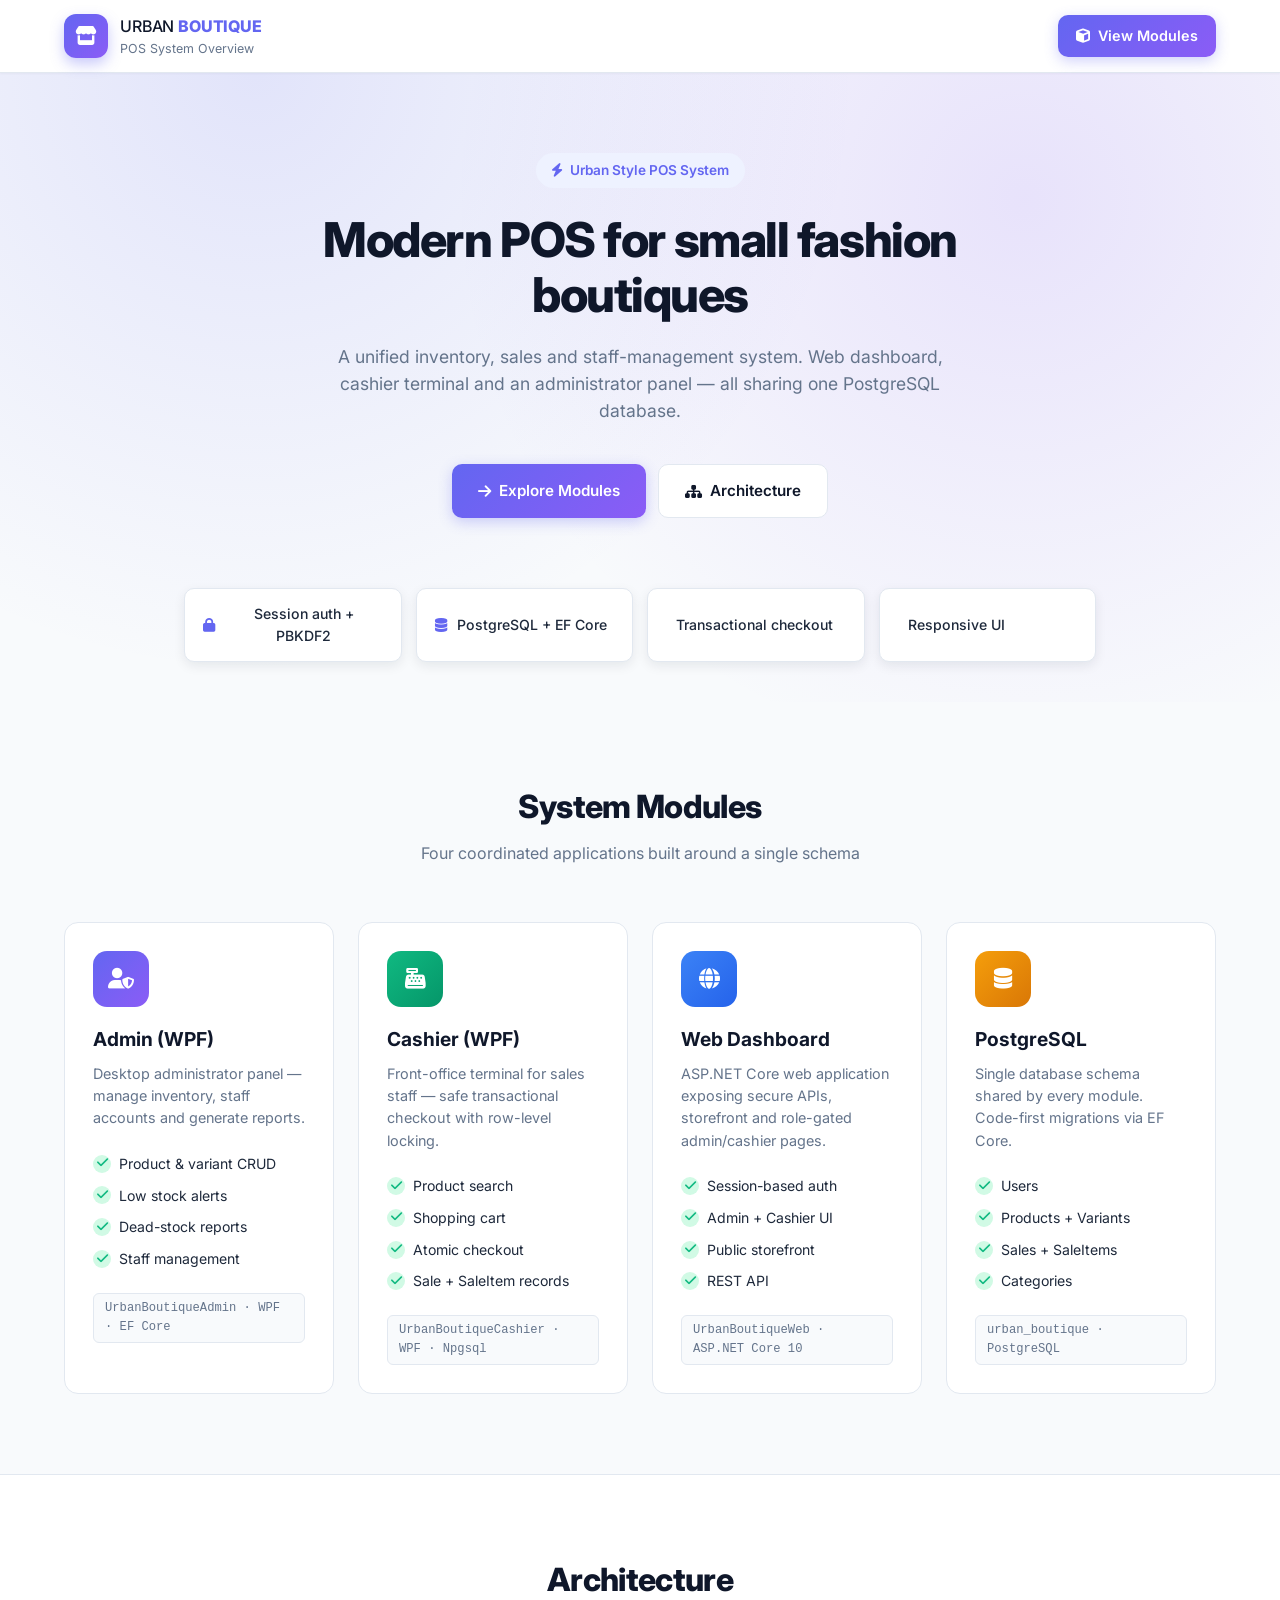
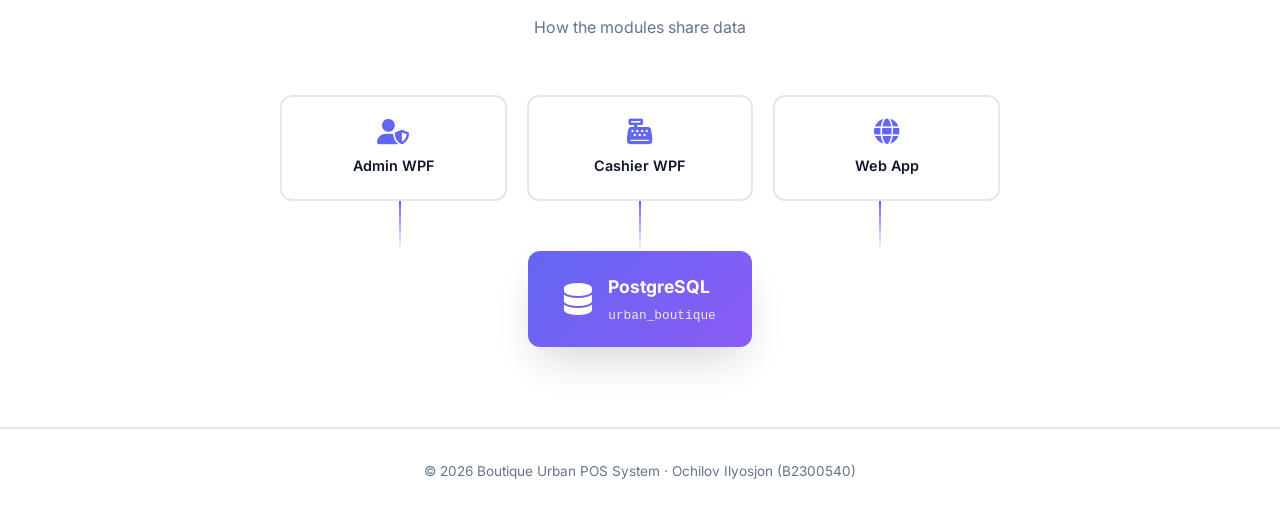
<file: BoutiqueUrbanPOS/wwwroot/index.html>
<!DOCTYPE html>
<html lang="en">
<head>
    <meta charset="UTF-8">
    <meta name="viewport" content="width=device-width, initial-scale=1.0">
    <title>Boutique Urban POS — System Overview</title>
    <link href="https://fonts.googleapis.com/css2?family=Inter:wght@400;500;600;700;800&display=swap" rel="stylesheet">
    <link rel="stylesheet" href="https://cdnjs.cloudflare.com/ajax/libs/font-awesome/6.0.0/css/all.min.css">
    <link rel="stylesheet" href="css/style.css">
</head>
<body>
    <nav class="nav">
        <div class="nav-inner">
            <div class="brand">
                <div class="brand-icon"><i class="fas fa-store"></i></div>
                <div>
                    <div class="brand-title">URBAN <strong>BOUTIQUE</strong></div>
                    <div class="brand-sub">POS System Overview</div>
                </div>
            </div>
            <a class="btn btn-primary" href="#modules"><i class="fas fa-cube"></i> View Modules</a>
        </div>
    </nav>

    <!-- HERO -->
    <header class="hero">
        <div class="hero-inner">
            <span class="pill"><i class="fas fa-bolt"></i> Urban Style POS System</span>
            <h1>Modern POS for small fashion boutiques</h1>
            <p class="lead">A unified inventory, sales and staff-management system.
                Web dashboard, cashier terminal and an administrator panel — all sharing one PostgreSQL database.</p>

            <div class="hero-actions">
                <a class="btn btn-primary btn-lg" href="#modules">
                    <i class="fas fa-arrow-right"></i> Explore Modules
                </a>
                <a class="btn btn-ghost btn-lg" href="#architecture">
                    <i class="fas fa-sitemap"></i> Architecture
                </a>
            </div>
        </div>

        <div class="hero-badges">
            <div class="badge-item"><i class="fas fa-lock text-accent"></i><span>Session auth + PBKDF2</span></div>
            <div class="badge-item"><i class="fas fa-database text-accent"></i><span>PostgreSQL + EF Core</span></div>
            <div class="badge-item"><i class="fas fa-shield-halved text-accent"></i><span>Transactional checkout</span></div>
            <div class="badge-item"><i class="fas fa-mobile-screen text-accent"></i><span>Responsive UI</span></div>
        </div>
    </header>

    <!-- MODULES -->
    <section id="modules" class="section">
        <div class="section-head">
            <h2>System Modules</h2>
            <p>Four coordinated applications built around a single schema</p>
        </div>

        <div class="card-grid">
            <div class="module-card">
                <div class="module-icon grad-accent"><i class="fas fa-user-shield"></i></div>
                <h3>Admin (WPF)</h3>
                <p>Desktop administrator panel — manage inventory, staff accounts and generate reports.</p>
                <ul class="feature-list">
                    <li><i class="fas fa-check"></i> Product & variant CRUD</li>
                    <li><i class="fas fa-check"></i> Low stock alerts</li>
                    <li><i class="fas fa-check"></i> Dead-stock reports</li>
                    <li><i class="fas fa-check"></i> Staff management</li>
                </ul>
                <code class="tech">UrbanBoutiqueAdmin · WPF · EF Core</code>
            </div>

            <div class="module-card">
                <div class="module-icon grad-success"><i class="fas fa-cash-register"></i></div>
                <h3>Cashier (WPF)</h3>
                <p>Front-office terminal for sales staff — safe transactional checkout with row-level locking.</p>
                <ul class="feature-list">
                    <li><i class="fas fa-check"></i> Product search</li>
                    <li><i class="fas fa-check"></i> Shopping cart</li>
                    <li><i class="fas fa-check"></i> Atomic checkout</li>
                    <li><i class="fas fa-check"></i> Sale + SaleItem records</li>
                </ul>
                <code class="tech">UrbanBoutiqueCashier · WPF · Npgsql</code>
            </div>

            <div class="module-card">
                <div class="module-icon grad-primary"><i class="fas fa-globe"></i></div>
                <h3>Web Dashboard</h3>
                <p>ASP.NET Core web application exposing secure APIs, storefront and role-gated admin/cashier pages.</p>
                <ul class="feature-list">
                    <li><i class="fas fa-check"></i> Session-based auth</li>
                    <li><i class="fas fa-check"></i> Admin + Cashier UI</li>
                    <li><i class="fas fa-check"></i> Public storefront</li>
                    <li><i class="fas fa-check"></i> REST API</li>
                </ul>
                <code class="tech">UrbanBoutiqueWeb · ASP.NET Core 10</code>
            </div>

            <div class="module-card">
                <div class="module-icon grad-warning"><i class="fas fa-database"></i></div>
                <h3>PostgreSQL</h3>
                <p>Single database schema shared by every module. Code-first migrations via EF Core.</p>
                <ul class="feature-list">
                    <li><i class="fas fa-check"></i> Users</li>
                    <li><i class="fas fa-check"></i> Products + Variants</li>
                    <li><i class="fas fa-check"></i> Sales + SaleItems</li>
                    <li><i class="fas fa-check"></i> Categories</li>
                </ul>
                <code class="tech">urban_boutique · PostgreSQL</code>
            </div>
        </div>
    </section>

    <!-- ARCHITECTURE -->
    <section id="architecture" class="section section-alt">
        <div class="section-head">
            <h2>Architecture</h2>
            <p>How the modules share data</p>
        </div>

        <div class="arch">
            <div class="arch-top">
                <div class="arch-node">
                    <i class="fas fa-user-shield"></i>
                    <span>Admin WPF</span>
                </div>
                <div class="arch-node">
                    <i class="fas fa-cash-register"></i>
                    <span>Cashier WPF</span>
                </div>
                <div class="arch-node">
                    <i class="fas fa-globe"></i>
                    <span>Web App</span>
                </div>
            </div>

            <div class="arch-lines">
                <div class="arch-line"></div>
                <div class="arch-line"></div>
                <div class="arch-line"></div>
            </div>

            <div class="arch-db">
                <i class="fas fa-database"></i>
                <div>
                    <strong>PostgreSQL</strong>
                    <small>urban_boutique</small>
                </div>
            </div>
        </div>
    </section>

    <footer class="footer">
        <p>&copy; 2026 Boutique Urban POS System · Ochilov Ilyosjon (B2300540)</p>
    </footer>
</body>
</html>
</file>
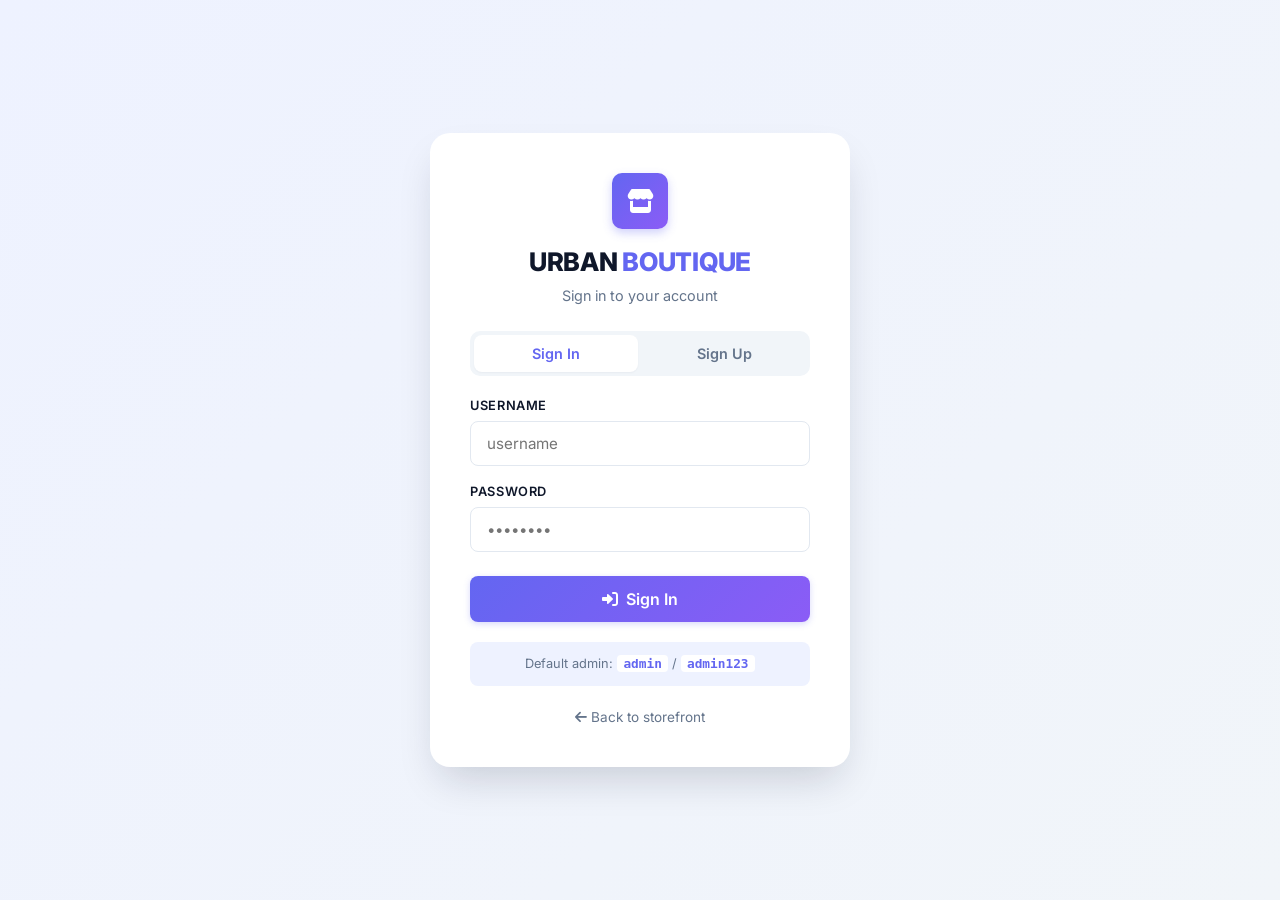
<file: UrbanBoutiqueWeb/wwwroot/login.html>
<!DOCTYPE html>
<html lang="en">
<head>
    <meta charset="UTF-8">
    <meta name="viewport" content="width=device-width, initial-scale=1.0">
    <title>Sign in — Urban Boutique</title>
    <link href="https://fonts.googleapis.com/css2?family=Inter:wght@400;500;600;700;800&display=swap" rel="stylesheet">
    <link rel="stylesheet" href="https://cdnjs.cloudflare.com/ajax/libs/font-awesome/6.0.0/css/all.min.css">
    <link rel="stylesheet" href="css/style.css">
</head>
<body class="login-body">
    <div class="login-container">
        <div style="text-align:center; margin-bottom:24px;">
            <div class="logo-icon" style="margin: 0 auto 14px; width:56px; height:56px; font-size:1.5rem;"><i class="fas fa-store"></i></div>
            <h2>URBAN <span style="color:var(--accent);">BOUTIQUE</span></h2>
            <p class="subtitle" id="form-subtitle">Sign in to your account</p>
        </div>

        <!-- Tab switcher -->
        <div class="auth-tabs">
            <button type="button" class="auth-tab active" data-mode="login" onclick="switchAuthMode('login')">Sign In</button>
            <button type="button" class="auth-tab" data-mode="register" onclick="switchAuthMode('register')">Sign Up</button>
        </div>

        <div id="error-message" class="error-msg" style="display:none;"></div>

        <!-- Sign In -->
        <form id="login-form" class="auth-form">
            <div class="form-group">
                <label>Username</label>
                <input type="text" id="login-username" placeholder="username" autocomplete="username" required>
            </div>
            <div class="form-group">
                <label>Password</label>
                <input type="password" id="login-password" placeholder="••••••••" autocomplete="current-password" required>
            </div>
            <button type="submit" class="btn btn-primary w-100"><i class="fas fa-sign-in-alt"></i> Sign In</button>
        </form>

        <!-- Sign Up -->
        <form id="register-form" class="auth-form" style="display:none;">
            <div class="form-group">
                <label>Username</label>
                <input type="text" id="reg-username" placeholder="Choose a username" autocomplete="username" minlength="3" required>
            </div>
            <div class="form-group">
                <label>Password</label>
                <input type="password" id="reg-password" placeholder="Choose a password (min 4)" autocomplete="new-password" minlength="4" required>
            </div>
            <div class="form-group">
                <label>Confirm Password</label>
                <input type="password" id="reg-password2" placeholder="Retype password" autocomplete="new-password" required>
            </div>
            <button type="submit" class="btn btn-primary w-100"><i class="fas fa-user-plus"></i> Create Account</button>
        </form>

        <div class="login-hint" id="login-hint">
            Default admin: <code>admin</code> / <code>admin123</code>
        </div>

        <div style="text-align:center; margin-top:20px;">
            <a href="/" style="color:var(--text-muted); font-size:0.85rem; text-decoration:none;">
                <i class="fas fa-arrow-left"></i> Back to storefront
            </a>
        </div>
    </div>

    <script src="js/app.js"></script>
    <script>
        // Open the correct tab if navigated from "Sign Up" button
        if (sessionStorage.getItem('auth_mode') === 'register') {
            sessionStorage.removeItem('auth_mode');
            window.addEventListener('DOMContentLoaded', () => switchAuthMode('register'));
        }

        function switchAuthMode(mode) {
            document.querySelectorAll('.auth-tab').forEach(t => t.classList.toggle('active', t.dataset.mode === mode));
            document.getElementById('login-form').style.display = mode === 'login' ? 'block' : 'none';
            document.getElementById('register-form').style.display = mode === 'register' ? 'block' : 'none';
            document.getElementById('form-subtitle').textContent =
                mode === 'login' ? 'Sign in to your account' : 'Create a new customer account';
            document.getElementById('login-hint').style.display = mode === 'login' ? 'block' : 'none';
            document.getElementById('error-message').style.display = 'none';
        }

        document.getElementById('login-form').addEventListener('submit', async e => {
            e.preventDefault();
            await login(
                document.getElementById('login-username').value.trim(),
                document.getElementById('login-password').value
            );
        });

        document.getElementById('register-form').addEventListener('submit', async e => {
            e.preventDefault();
            const u = document.getElementById('reg-username').value.trim();
            const p = document.getElementById('reg-password').value;
            const p2 = document.getElementById('reg-password2').value;
            const err = document.getElementById('error-message');
            if (p !== p2) {
                err.textContent = 'Passwords do not match';
                err.style.display = 'block';
                return;
            }
            await register(u, p);
        });
    </script>
</body>
</html>
</file>
<file: BoutiqueUrbanPOS/wwwroot/css/style.css>
/* =====================================================
   Boutique Urban POS — Landing / System Overview
   ===================================================== */
:root {
    --primary: #0f172a;
    --text: #1e293b;
    --text-muted: #64748b;
    --accent: #6366f1;
    --accent-hover: #4f46e5;
    --accent-soft: #eef2ff;
    --success: #10b981;
    --warning: #f59e0b;
    --bg: #f8fafc;
    --border: #e2e8f0;
    --shadow: 0 4px 12px rgba(15,23,42,0.08);
    --shadow-lg: 0 20px 40px -10px rgba(15,23,42,0.18);
    --radius: 14px;
}

* { box-sizing: border-box; margin: 0; padding: 0; }

html, body {
    font-family: 'Inter', -apple-system, system-ui, sans-serif;
    color: var(--text);
    background: var(--bg);
    scroll-behavior: smooth;
    line-height: 1.55;
}

/* ========== NAV ========== */
.nav {
    background: white;
    border-bottom: 1px solid var(--border);
    padding: 14px 0;
    position: sticky; top: 0; z-index: 10;
    box-shadow: 0 1px 2px rgba(15,23,42,0.04);
}
.nav-inner {
    max-width: 1200px;
    margin: 0 auto;
    padding: 0 24px;
    display: flex;
    justify-content: space-between;
    align-items: center;
}
.brand { display: flex; align-items: center; gap: 12px; }
.brand-icon {
    width: 44px; height: 44px;
    background: linear-gradient(135deg, #6366f1 0%, #8b5cf6 100%);
    color: white; border-radius: 12px;
    display: flex; align-items: center; justify-content: center;
    font-size: 1.2rem;
    box-shadow: 0 6px 14px rgba(99,102,241,0.35);
}
.brand-title { font-weight: 500; font-size: 1rem; color: var(--primary); letter-spacing: -0.01em; }
.brand-title strong { color: var(--accent); font-weight: 800; }
.brand-sub { font-size: 0.78rem; color: var(--text-muted); }

/* ========== BUTTONS ========== */
.btn {
    display: inline-flex; align-items: center; gap: 8px;
    padding: 10px 18px; border-radius: 10px;
    font-weight: 600; font-size: 0.9rem;
    text-decoration: none; cursor: pointer; border: none;
    transition: all 0.2s; font-family: inherit;
}
.btn-lg { padding: 14px 26px; font-size: 0.95rem; }
.btn-primary {
    background: linear-gradient(135deg, #6366f1 0%, #8b5cf6 100%); color: white;
    box-shadow: 0 4px 14px rgba(99,102,241,0.3);
}
.btn-primary:hover { transform: translateY(-2px); box-shadow: 0 8px 20px rgba(99,102,241,0.4); }
.btn-ghost {
    background: white; color: var(--primary);
    border: 1px solid var(--border);
}
.btn-ghost:hover { border-color: var(--accent); color: var(--accent); }

.text-accent { color: var(--accent); }

/* ========== HERO ========== */
.hero {
    padding: 80px 24px 40px;
    text-align: center;
    background:
        radial-gradient(circle at 20% 0%, rgba(99,102,241,0.15), transparent 50%),
        radial-gradient(circle at 80% 20%, rgba(139,92,246,0.15), transparent 50%);
}
.hero-inner { max-width: 820px; margin: 0 auto; }
.pill {
    display: inline-flex; align-items: center; gap: 8px;
    padding: 7px 16px; background: var(--accent-soft);
    color: var(--accent); border-radius: 30px;
    font-size: 0.85rem; font-weight: 600;
    margin-bottom: 24px;
}
.hero h1 {
    font-size: clamp(2rem, 4vw, 3rem);
    font-weight: 800;
    color: var(--primary);
    letter-spacing: -0.03em;
    margin-bottom: 20px;
    line-height: 1.15;
}
.hero .lead {
    font-size: 1.1rem; color: var(--text-muted);
    max-width: 620px; margin: 0 auto 40px;
}
.hero-actions {
    display: flex; justify-content: center; gap: 12px;
    flex-wrap: wrap;
}

.hero-badges {
    display: grid;
    grid-template-columns: repeat(auto-fit, minmax(200px, 1fr));
    gap: 14px;
    max-width: 960px;
    margin: 70px auto 0;
    padding: 0 24px;
}
.badge-item {
    background: white; border: 1px solid var(--border);
    padding: 14px 18px; border-radius: 10px;
    display: flex; align-items: center; gap: 10px;
    font-size: 0.88rem; font-weight: 500;
    box-shadow: var(--shadow);
}

/* ========== SECTIONS ========== */
.section {
    padding: 80px 24px;
    max-width: 1200px;
    margin: 0 auto;
}
.section-alt { background: white; max-width: none; border-top: 1px solid var(--border); border-bottom: 1px solid var(--border); }
.section-alt > * { max-width: 1200px; margin-left: auto; margin-right: auto; }

.section-head { text-align: center; margin-bottom: 56px; }
.section-head h2 {
    font-size: 2rem; font-weight: 800; color: var(--primary);
    letter-spacing: -0.02em; margin-bottom: 10px;
}
.section-head p { color: var(--text-muted); font-size: 1rem; }

/* ========== MODULES ========== */
.card-grid {
    display: grid;
    grid-template-columns: repeat(auto-fit, minmax(260px, 1fr));
    gap: 24px;
}
.module-card {
    background: white;
    border: 1px solid var(--border);
    border-radius: var(--radius);
    padding: 28px;
    transition: all 0.3s;
}
.module-card:hover {
    transform: translateY(-6px);
    border-color: var(--accent);
    box-shadow: var(--shadow-lg);
}
.module-icon {
    width: 56px; height: 56px;
    border-radius: 14px;
    display: flex; align-items: center; justify-content: center;
    color: white; font-size: 1.3rem;
    margin-bottom: 18px;
}
.grad-accent { background: linear-gradient(135deg, #6366f1 0%, #8b5cf6 100%); }
.grad-success { background: linear-gradient(135deg, #10b981 0%, #059669 100%); }
.grad-primary { background: linear-gradient(135deg, #3b82f6 0%, #2563eb 100%); }
.grad-warning { background: linear-gradient(135deg, #f59e0b 0%, #d97706 100%); }

.module-card h3 {
    font-size: 1.2rem; font-weight: 700; color: var(--primary);
    margin-bottom: 8px;
}
.module-card p {
    color: var(--text-muted); font-size: 0.9rem;
    margin-bottom: 18px;
}
.feature-list { list-style: none; margin-bottom: 18px; }
.feature-list li {
    display: flex; align-items: center; gap: 8px;
    padding: 5px 0; font-size: 0.88rem; color: var(--text);
}
.feature-list i {
    color: var(--success); font-size: 0.8rem;
    background: #d1fae5;
    width: 18px; height: 18px; border-radius: 50%;
    display: inline-flex; align-items: center; justify-content: center;
}
.tech {
    display: inline-block;
    background: var(--bg);
    border: 1px solid var(--border);
    padding: 5px 11px;
    border-radius: 6px;
    font-size: 0.76rem;
    color: var(--text-muted);
    font-family: 'SF Mono', Consolas, monospace;
}

/* ========== ARCHITECTURE DIAGRAM ========== */
.arch {
    max-width: 720px; margin: 0 auto;
    display: flex; flex-direction: column; align-items: center;
    gap: 0;
}
.arch-top {
    display: grid;
    grid-template-columns: repeat(3, 1fr);
    gap: 20px;
    width: 100%;
}
.arch-node {
    background: white;
    border: 2px solid var(--border);
    border-radius: 12px;
    padding: 22px 18px;
    display: flex; flex-direction: column; align-items: center; gap: 10px;
    font-weight: 600; color: var(--primary);
    transition: 0.2s;
}
.arch-node:hover { border-color: var(--accent); transform: translateY(-3px); }
.arch-node i { font-size: 1.6rem; color: var(--accent); }
.arch-node span { font-size: 0.9rem; }

.arch-lines {
    display: grid;
    grid-template-columns: repeat(3, 1fr);
    width: 100%;
    height: 50px;
}
.arch-line {
    width: 2px;
    background: linear-gradient(to bottom, var(--accent), transparent);
    margin: 0 auto;
}

.arch-db {
    background: linear-gradient(135deg, #6366f1 0%, #8b5cf6 100%);
    color: white;
    border-radius: 12px;
    padding: 22px 36px;
    display: flex; align-items: center; gap: 16px;
    box-shadow: var(--shadow-lg);
}
.arch-db i { font-size: 2rem; }
.arch-db strong { display: block; font-size: 1.1rem; }
.arch-db small { font-size: 0.8rem; opacity: 0.85; font-family: 'SF Mono', Consolas, monospace; }

/* ========== FOOTER ========== */
.footer {
    padding: 32px 24px;
    text-align: center;
    font-size: 0.85rem;
    color: var(--text-muted);
    background: white;
    border-top: 1px solid var(--border);
}

/* ========== RESPONSIVE ========== */
@media (max-width: 640px) {
    .hero { padding: 50px 20px 30px; }
    .section { padding: 56px 20px; }
    .arch-top { grid-template-columns: 1fr; gap: 12px; }
    .arch-lines { display: none; }
    .arch-db { margin-top: 20px; }
}
</file>
<file: UrbanBoutiqueWeb/wwwroot/css/style.css>
/* =====================================================
   Urban Boutique — Unified Design System
   ===================================================== */
:root {
    --primary: #0f172a;
    --primary-light: #1e293b;
    --accent: #6366f1;
    --accent-hover: #4f46e5;
    --accent-soft: #eef2ff;
    --success: #10b981;
    --success-hover: #059669;
    --success-soft: #d1fae5;
    --danger: #ef4444;
    --danger-hover: #dc2626;
    --danger-soft: #fee2e2;
    --warning: #f59e0b;
    --warning-soft: #fef3c7;
    --text: #1e293b;
    --text-muted: #64748b;
    --text-soft: #94a3b8;
    --bg: #f1f5f9;
    --bg-card: #ffffff;
    --border: #e2e8f0;
    --border-light: #f1f5f9;
    --radius: 12px;
    --radius-sm: 8px;
    --shadow-sm: 0 1px 2px rgba(15,23,42,0.04);
    --shadow: 0 1px 3px rgba(15,23,42,0.08), 0 1px 2px rgba(15,23,42,0.04);
    --shadow-md: 0 4px 12px rgba(15,23,42,0.08);
    --shadow-lg: 0 20px 40px -10px rgba(15,23,42,0.18);
    --gradient-primary: linear-gradient(135deg, #6366f1 0%, #8b5cf6 100%);
    --gradient-success: linear-gradient(135deg, #10b981 0%, #059669 100%);
    --gradient-danger: linear-gradient(135deg, #f87171 0%, #ef4444 100%);
    --gradient-bg: linear-gradient(135deg, #eef2ff 0%, #f1f5f9 100%);
}

* { box-sizing: border-box; margin: 0; padding: 0; }
html, body { font-family: 'Inter', -apple-system, system-ui, sans-serif; color: var(--text); background: var(--bg); }
body { font-size: 14px; line-height: 1.5; }

body.app-body {
    height: 100vh;
    display: flex;
    flex-direction: column;
    overflow: hidden;
}

/* ========== TYPOGRAPHY ========== */
h1 { font-size: 2rem; font-weight: 800; color: var(--primary); letter-spacing: -0.02em; }
h2 { font-size: 1.5rem; font-weight: 700; color: var(--primary); letter-spacing: -0.01em; }
h3 { font-size: 1.125rem; font-weight: 600; color: var(--primary); }
p.subtitle { color: var(--text-muted); font-size: 0.9rem; }
small { font-size: 0.8rem; color: var(--text-muted); }

.text-muted { color: var(--text-muted); }
.text-danger { color: var(--danger); }
.text-success { color: var(--success); }
.text-accent { color: var(--accent); }

/* ========== UTILITIES ========== */
.w-100 { width: 100%; }
.mt-5 { margin-top: 5px; } .mt-10 { margin-top: 10px; } .mt-15 { margin-top: 15px; } .mt-20 { margin-top: 20px; }
.mb-5 { margin-bottom: 5px; } .mb-10 { margin-bottom: 10px; } .mb-15 { margin-bottom: 15px; } .mb-20 { margin-bottom: 20px; }
.flex-gap { display: flex; gap: 10px; }
.border-bottom { border-bottom: 1px solid var(--border); }

/* ========== TOP NAVBAR ========== */
.top-navbar {
    background: var(--bg-card);
    height: 68px;
    display: flex;
    align-items: center;
    justify-content: space-between;
    padding: 0 28px;
    border-bottom: 1px solid var(--border);
    box-shadow: var(--shadow-sm);
    z-index: 10;
    flex-shrink: 0;
}
.logo {
    display: flex; align-items: center; gap: 12px;
    font-size: 1.1rem; color: var(--primary); letter-spacing: -0.01em;
    font-weight: 500;
}
.logo strong { font-weight: 800; color: var(--accent); }
.logo-icon {
    background: var(--gradient-primary); color: white;
    width: 40px; height: 40px; border-radius: 10px;
    display: flex; align-items: center; justify-content: center;
    font-size: 1.1rem; box-shadow: 0 4px 10px rgba(99,102,241,0.3);
}

.user-profile { display: flex; align-items: center; gap: 14px; }
.avatar {
    background: var(--accent-soft); color: var(--accent);
    width: 40px; height: 40px; border-radius: 50%;
    display: flex; align-items: center; justify-content: center; font-size: 1rem;
}
.user-info { display: flex; flex-direction: column; }
.user-name { font-weight: 600; font-size: 0.9rem; color: var(--primary); }
.user-role { font-size: 0.75rem; color: var(--text-muted); }
.btn-logout {
    background: var(--danger-soft); color: var(--danger);
    border: none; width: 40px; height: 40px; border-radius: 10px;
    cursor: pointer; transition: 0.2s; font-size: 1rem;
}
.btn-logout:hover { background: var(--danger); color: white; }

/* ========== LAYOUT ========== */
.main-container { display: flex; flex: 1; overflow: hidden; }
.side-nav {
    width: 240px; background: var(--bg-card);
    border-right: 1px solid var(--border);
    padding: 24px 16px;
    flex-shrink: 0;
}
.nav-menu { list-style: none; display: flex; flex-direction: column; gap: 4px; }
.nav-menu li {
    padding: 11px 16px; border-radius: var(--radius-sm);
    cursor: pointer; display: flex; align-items: center; gap: 12px;
    color: var(--text-muted); font-weight: 500; font-size: 0.9rem;
    transition: all 0.2s;
}
.nav-menu li i { width: 18px; text-align: center; font-size: 0.95rem; }
.nav-menu li:hover { background: var(--accent-soft); color: var(--accent); }
.nav-menu li.active {
    background: var(--gradient-primary); color: white;
    box-shadow: 0 4px 12px rgba(99,102,241,0.25);
}

.content-area { flex: 1; padding: 32px; overflow-y: auto; }
.page-header {
    display: flex; justify-content: space-between; align-items: flex-start;
    margin-bottom: 28px;
}
.page-header h2 { margin-bottom: 4px; }

/* ========== CARDS ========== */
.card {
    background: var(--bg-card); border-radius: var(--radius);
    border: 1px solid var(--border); padding: 24px;
    box-shadow: var(--shadow-sm);
}
.table-card { padding: 0; overflow: hidden; }
.card-header {
    padding: 18px 24px; background: var(--bg);
    border-bottom: 1px solid var(--border);
}
.card-header h3 { margin: 0; font-size: 1rem; }

/* ========== FORMS ========== */
.form-group { margin-bottom: 16px; display: flex; flex-direction: column; gap: 6px; }
.form-group label {
    font-size: 0.8rem; font-weight: 600; color: var(--primary);
    text-transform: uppercase; letter-spacing: 0.05em;
}
.form-group input,
.form-group select,
.form-group textarea {
    padding: 11px 14px; border: 1px solid var(--border);
    border-radius: var(--radius-sm); font-size: 0.95rem;
    outline: none; font-family: inherit;
    background: var(--bg-card); color: var(--text);
    transition: all 0.2s;
}
.form-group input:focus,
.form-group select:focus {
    border-color: var(--accent);
    box-shadow: 0 0 0 3px rgba(99,102,241,0.15);
}
.form-grid { display: grid; grid-template-columns: 1fr 1fr; gap: 14px; }
.span-2 { grid-column: span 2; }
.grid-2-col { display: grid; grid-template-columns: 1fr 2fr; gap: 24px; }

/* ========== BUTTONS ========== */
.btn {
    padding: 10px 20px; border-radius: var(--radius-sm);
    font-weight: 600; font-size: 0.9rem; cursor: pointer;
    border: none; display: inline-flex; align-items: center;
    justify-content: center; gap: 8px;
    transition: all 0.2s; font-family: inherit;
}
.btn:active { transform: translateY(1px); }
.btn-primary { background: var(--gradient-primary); color: white; box-shadow: 0 2px 6px rgba(99,102,241,0.25); }
.btn-primary:hover { box-shadow: 0 4px 14px rgba(99,102,241,0.4); transform: translateY(-1px); }
.btn-success { background: var(--gradient-success); color: white; box-shadow: 0 2px 6px rgba(16,185,129,0.25); }
.btn-success:hover { box-shadow: 0 4px 14px rgba(16,185,129,0.4); transform: translateY(-1px); }
.btn-danger { background: var(--gradient-danger); color: white; }
.btn-danger:hover { box-shadow: 0 4px 14px rgba(239,68,68,0.3); }
.btn-warning { background: var(--warning); color: white; }
.btn-warning:hover { background: #d97706; }
.btn-secondary { background: var(--bg); color: var(--primary); border: 1px solid var(--border); }
.btn-secondary:hover { background: var(--border-light); }
.btn-sm { padding: 6px 12px; font-size: 0.8rem; }
.btn-icon {
    background: var(--bg); border: 1px solid var(--border);
    width: 32px; height: 32px; border-radius: var(--radius-sm);
    display: inline-flex; align-items: center; justify-content: center;
    cursor: pointer; color: var(--text-muted); transition: 0.2s;
}
.btn-icon:hover { color: var(--accent); border-color: var(--accent); }
.btn-icon-danger:hover { color: var(--danger); border-color: var(--danger); background: var(--danger-soft); }

/* ========== TABLES ========== */
.modern-table { width: 100%; border-collapse: collapse; }
.modern-table th {
    background: var(--bg); padding: 13px 24px;
    font-size: 0.75rem; font-weight: 700; color: var(--text-muted);
    text-transform: uppercase; letter-spacing: 0.08em;
    border-bottom: 1px solid var(--border);
    text-align: left;
}
.modern-table td {
    padding: 14px 24px; font-size: 0.9rem;
    border-bottom: 1px solid var(--border-light);
    vertical-align: middle;
}
.modern-table tr:last-child td { border-bottom: none; }
.modern-table tr:hover td { background: var(--bg); }
.empty-state {
    text-align: center !important; padding: 48px 24px !important;
    color: var(--text-muted);
}
.empty-state i { font-size: 2rem; margin-right: 8px; }

/* ========== BADGES ========== */
.badge {
    padding: 4px 10px; border-radius: 20px;
    font-size: 0.7rem; font-weight: 700;
    text-transform: uppercase; letter-spacing: 0.05em;
    display: inline-block;
}
.badge-success { background: var(--success-soft); color: var(--success-hover); }
.badge-danger { background: var(--danger-soft); color: var(--danger-hover); }
.badge-warning { background: var(--warning-soft); color: #92400e; }

/* ========== MODALS ========== */
.modal-overlay {
    position: fixed; inset: 0;
    background: rgba(15,23,42,0.55); backdrop-filter: blur(4px);
    display: none; align-items: center; justify-content: center;
    z-index: 100; padding: 20px;
}
.modal-overlay.active { display: flex; }
.modal-box {
    background: var(--bg-card); width: 100%; max-width: 580px;
    border-radius: 16px; box-shadow: var(--shadow-lg);
    overflow: hidden; animation: slideUp 0.3s ease-out;
    max-height: 90vh; display: flex; flex-direction: column;
}
.modal-sm { max-width: 420px; }
.modal-lg { max-width: 800px; }
.modal-header {
    padding: 18px 24px; border-bottom: 1px solid var(--border);
    display: flex; justify-content: space-between; align-items: center;
    background: var(--bg); flex-shrink: 0;
}
.modal-header h3 { margin: 0; }
.close-btn {
    background: none; border: none; font-size: 1.1rem;
    color: var(--text-muted); cursor: pointer; width: 32px; height: 32px;
    border-radius: var(--radius-sm); transition: 0.2s;
}
.close-btn:hover { background: var(--danger-soft); color: var(--danger); }
.modal-body { padding: 24px; overflow-y: auto; }
.modal-footer {
    padding: 18px 24px; border-top: 1px solid var(--border);
    display: flex; justify-content: flex-end; gap: 12px;
    background: var(--bg); flex-shrink: 0;
}
@keyframes slideUp { from { opacity: 0; transform: translateY(20px); } to { opacity: 1; transform: translateY(0); } }

/* ========== STATS ========== */
.stats-grid {
    display: grid; grid-template-columns: repeat(auto-fit, minmax(240px, 1fr));
    gap: 20px; margin-bottom: 28px;
}
.stat-card {
    padding: 24px; border-radius: var(--radius); color: white;
    display: flex; align-items: center; gap: 18px;
    box-shadow: var(--shadow-md);
}
.stat-card.success-grad { background: var(--gradient-success); }
.stat-card.primary-grad { background: var(--gradient-primary); }
.stat-card.danger-grad { background: var(--gradient-danger); }
.stat-icon {
    font-size: 1.8rem; width: 56px; height: 56px;
    background: rgba(255,255,255,0.2); border-radius: 12px;
    display: flex; align-items: center; justify-content: center;
}
.stat-details p { font-size: 0.85rem; opacity: 0.9; margin-bottom: 6px; font-weight: 500; }
.stat-details h3 { font-size: 1.75rem; margin: 0; color: white; font-weight: 800; }

/* ========== LOGIN PAGE ========== */
.login-body {
    background: var(--gradient-bg); height: 100vh;
    display: flex; align-items: center; justify-content: center;
    overflow: auto; padding: 20px;
}
.login-container {
    background: var(--bg-card); padding: 40px;
    border-radius: 20px; box-shadow: var(--shadow-lg);
    width: 100%; max-width: 420px;
}
.login-container h2 {
    font-weight: 800; font-size: 1.6rem; text-align: center;
    color: var(--primary); margin-bottom: 4px;
}
.login-container h2 i {
    background: var(--gradient-primary); -webkit-background-clip: text;
    -webkit-text-fill-color: transparent;
}
.login-container .subtitle { text-align: center; }
.login-container .form-group input { padding: 12px 16px; font-size: 0.95rem; }
.login-container .btn { padding: 13px 20px; font-size: 1rem; margin-top: 8px; }
.error-msg {
    background: var(--danger-soft); color: var(--danger-hover);
    padding: 12px 16px; border-radius: var(--radius-sm);
    font-size: 0.85rem; margin-bottom: 16px;
    border-left: 3px solid var(--danger);
}
.auth-tabs {
    display: flex;
    background: var(--bg);
    border-radius: 10px;
    padding: 4px;
    margin-bottom: 20px;
    gap: 4px;
}
.auth-tab {
    flex: 1;
    padding: 10px 16px;
    background: transparent;
    border: none;
    border-radius: 8px;
    font-size: 0.9rem;
    font-weight: 600;
    color: var(--text-muted);
    cursor: pointer;
    transition: all 0.2s;
    font-family: inherit;
}
.auth-tab.active {
    background: white;
    color: var(--accent);
    box-shadow: var(--shadow-sm);
}
.auth-tab:hover:not(.active) { color: var(--primary); }

.login-hint {
    margin-top: 20px; padding: 12px; background: var(--accent-soft);
    border-radius: var(--radius-sm); font-size: 0.8rem;
    color: var(--text-muted); text-align: center;
}
.login-hint code { background: white; padding: 1px 6px; border-radius: 4px; font-weight: 600; color: var(--accent); }

/* ========== DEDICATED ADMIN LOGIN ========== */
.admin-login-body {
    background: var(--primary);
    min-height: 100vh;
    display: flex;
    padding: 0;
    overflow: auto;
}
.admin-login-shell {
    display: grid;
    grid-template-columns: 1fr 1fr;
    width: 100%;
    min-height: 100vh;
}
.admin-login-aside {
    background:
        radial-gradient(circle at 20% 0%, rgba(139,92,246,0.3), transparent 50%),
        radial-gradient(circle at 80% 100%, rgba(99,102,241,0.4), transparent 60%),
        linear-gradient(135deg, #0f172a 0%, #1e1b4b 100%);
    color: white;
    padding: 48px;
    display: flex;
    flex-direction: column;
    justify-content: space-between;
    position: relative;
    overflow: hidden;
}
.admin-login-aside::after {
    content: '';
    position: absolute;
    top: -50%; right: -30%;
    width: 600px; height: 600px;
    background: radial-gradient(circle, rgba(99,102,241,0.25), transparent 70%);
    pointer-events: none;
}
.admin-aside-logo {
    display: flex;
    align-items: center;
    gap: 14px;
    position: relative;
    z-index: 1;
}
.admin-aside-logo .logo-icon {
    background: linear-gradient(135deg, #6366f1, #8b5cf6);
    box-shadow: 0 10px 30px rgba(99,102,241,0.4);
}
.admin-aside-hero { position: relative; z-index: 1; }
.admin-aside-hero h1 {
    font-size: 2.6rem;
    font-weight: 800;
    line-height: 1.1;
    letter-spacing: -0.02em;
    color: white;
    margin-bottom: 18px;
    background: linear-gradient(135deg, #fff 0%, #c7d2fe 100%);
    -webkit-background-clip: text;
    -webkit-text-fill-color: transparent;
}
.admin-aside-hero p {
    font-size: 1rem;
    line-height: 1.6;
    color: rgba(255,255,255,0.75);
    max-width: 420px;
}

.admin-features {
    list-style: none;
    position: relative;
    z-index: 1;
    display: flex;
    flex-direction: column;
    gap: 12px;
}
.admin-features li {
    display: flex;
    align-items: center;
    gap: 12px;
    color: rgba(255,255,255,0.85);
    font-size: 0.9rem;
    font-weight: 500;
}
.admin-features li i {
    width: 32px; height: 32px;
    background: rgba(99,102,241,0.2);
    border-radius: 8px;
    display: flex; align-items: center; justify-content: center;
    color: #c7d2fe;
    flex-shrink: 0;
}

.admin-aside-footer {
    position: relative; z-index: 1;
    display: flex;
    justify-content: space-between;
    align-items: center;
}
.admin-aside-footer a {
    color: rgba(255,255,255,0.7);
    text-decoration: none;
    font-size: 0.85rem;
    font-weight: 500;
    transition: 0.2s;
}
.admin-aside-footer a:hover { color: white; }

.admin-login-main {
    background: var(--bg-card);
    display: flex;
    align-items: center;
    justify-content: center;
    padding: 40px 24px;
}
.admin-login-card {
    width: 100%;
    max-width: 420px;
}
.admin-login-head { margin-bottom: 28px; }
.admin-login-head h2 {
    font-size: 1.8rem;
    font-weight: 800;
    margin-bottom: 6px;
    letter-spacing: -0.02em;
}
.admin-login-head .subtitle { font-size: 0.9rem; }

.input-icon {
    position: relative;
    display: flex;
    align-items: center;
}
.input-icon > i:first-child {
    position: absolute;
    left: 14px;
    color: var(--text-muted);
    font-size: 0.9rem;
    pointer-events: none;
}
.input-icon input {
    width: 100%;
    padding-left: 40px !important;
}
.toggle-visibility {
    position: absolute;
    right: 8px;
    background: none;
    border: none;
    color: var(--text-muted);
    cursor: pointer;
    padding: 8px;
    border-radius: 6px;
    transition: 0.2s;
}
.toggle-visibility:hover { color: var(--accent); background: var(--accent-soft); }

.btn-submit {
    padding: 14px 20px;
    font-size: 1rem;
    margin-top: 8px;
}
.btn-submit:disabled {
    opacity: 0.7;
    cursor: wait;
    transform: none !important;
}

.admin-login-footer {
    margin-top: 24px;
    padding-top: 20px;
    border-top: 1px solid var(--border);
    text-align: center;
}
.admin-login-footer .login-hint {
    margin: 0;
    background: transparent;
    color: var(--text-muted);
}

@media (max-width: 900px) {
    .admin-login-shell { grid-template-columns: 1fr; }
    .admin-login-aside { padding: 32px; min-height: auto; }
    .admin-aside-hero h1 { font-size: 1.8rem; }
    .admin-aside-hero p { font-size: 0.9rem; }
    .admin-features { margin-top: 24px; }
    .admin-login-main { padding: 32px 20px; }
}

/* ========== STOREFRONT (PUBLIC) ========== */
.storefront-navbar { background: white; border-bottom: 1px solid var(--border); }
.storefront-search { flex: 1; max-width: 520px; margin: 0 32px; }
.search-bar {
    display: flex; gap: 0; background: var(--bg);
    border-radius: 30px; padding: 4px; border: 1px solid var(--border);
    transition: 0.2s;
}
.search-bar:focus-within { border-color: var(--accent); box-shadow: 0 0 0 3px rgba(99,102,241,0.15); }
.search-bar input {
    flex: 1; padding: 10px 20px; border: none; outline: none;
    background: transparent; font-size: 0.95rem; font-family: inherit; color: var(--text);
}
.search-bar button {
    padding: 0 18px; background: var(--gradient-primary); color: white;
    border: none; border-radius: 24px; cursor: pointer;
    display: flex; align-items: center; justify-content: center;
    transition: 0.2s;
}
.search-bar button:hover { transform: scale(1.05); }

.storefront-container {
    max-width: 1400px; margin: 0 auto; width: 100%;
    background: transparent;
}
.storefront-sidebar {
    width: 240px; background: transparent; border: none;
    padding: 32px 16px;
}
.storefront-sidebar h3 { padding: 0 16px; margin-bottom: 12px; }

.products-grid {
    display: grid;
    grid-template-columns: repeat(auto-fill, minmax(240px, 1fr));
    gap: 20px;
}
.product-card {
    background: white; border-radius: var(--radius);
    border: 1px solid var(--border); overflow: hidden;
    cursor: pointer; transition: all 0.3s;
    display: flex; flex-direction: column;
    text-decoration: none; color: inherit;
}
.product-card:hover {
    transform: translateY(-6px);
    box-shadow: var(--shadow-lg);
    border-color: var(--accent);
}
.product-card-img {
    height: 200px; background: var(--gradient-bg);
    display: flex; align-items: center; justify-content: center;
    font-size: 4.5rem; color: var(--text-soft);
    transition: all 0.3s;
}
.product-card:hover .product-card-img {
    color: var(--accent);
    background: linear-gradient(135deg, #ddd6fe 0%, #e0e7ff 100%);
}
.product-card-body { padding: 18px; text-align: center; }
.product-card-title { font-weight: 700; font-size: 1rem; color: var(--primary); margin-bottom: 4px; }
.product-card-cat { font-size: 0.8rem; color: var(--text-muted); margin-bottom: 12px; }
.product-card-price {
    font-size: 1.25rem; font-weight: 800;
    background: var(--gradient-success);
    -webkit-background-clip: text; -webkit-text-fill-color: transparent;
}

.storefront-modal-body { display: flex; gap: 28px; padding: 28px; }
.product-preview {
    width: 240px; background: var(--gradient-bg); border-radius: var(--radius);
    display: flex; align-items: center; justify-content: center;
    flex-shrink: 0;
}
.preview-icon { font-size: 7rem; color: var(--accent); }
.product-info { flex: 1; }
.product-info h2 { margin-bottom: 8px; }
.stock-pill {
    display: inline-flex; align-items: center; gap: 6px;
    padding: 6px 14px; border-radius: 20px; font-weight: 600;
    font-size: 0.85rem;
}
.stock-pill.in { background: var(--success-soft); color: var(--success-hover); }
.stock-pill.out { background: var(--danger-soft); color: var(--danger-hover); }

.empty-state-box {
    grid-column: 1/-1; text-align: center; padding: 80px 20px;
    color: var(--text-muted);
}
.empty-state-box i { font-size: 4rem; margin-bottom: 16px; color: var(--text-soft); display: block; }
.empty-state-box p { font-size: 1.1rem; }

/* ========== CASHIER ========== */
.cashier-layout {
    display: grid; grid-template-columns: 1fr 380px;
    gap: 20px; padding: 20px; flex: 1; overflow: hidden;
}
.cashier-products-panel,
.cashier-cart-panel {
    background: var(--bg-card); border-radius: var(--radius);
    border: 1px solid var(--border); display: flex; flex-direction: column;
    overflow: hidden;
}
.cashier-panel-header {
    padding: 16px 20px; border-bottom: 1px solid var(--border);
    background: var(--bg);
    display: flex; justify-content: space-between; align-items: center;
}
.cashier-panel-header h3 { margin: 0; }
.cashier-table-wrap { flex: 1; overflow-y: auto; }
.cashier-search {
    padding: 14px 20px; border-bottom: 1px solid var(--border);
    display: flex; gap: 10px;
}
.cashier-search input {
    flex: 1; padding: 10px 14px; border: 1px solid var(--border);
    border-radius: var(--radius-sm); font-size: 0.9rem; outline: none;
}
.cashier-search input:focus { border-color: var(--accent); box-shadow: 0 0 0 3px rgba(99,102,241,0.1); }

.qty-controls {
    display: inline-flex; align-items: center; gap: 6px;
    background: var(--bg); padding: 3px; border-radius: var(--radius-sm);
    border: 1px solid var(--border);
}
.qty-controls button {
    width: 26px; height: 26px; border: none;
    background: white; color: var(--primary);
    border-radius: 4px; cursor: pointer; font-weight: 700; font-size: 1rem;
    transition: 0.2s;
}
.qty-controls button:hover { background: var(--accent); color: white; }
.qty-controls span { min-width: 24px; text-align: center; font-weight: 600; }

.cart-summary {
    padding: 20px; border-top: 1px solid var(--border);
    background: var(--bg);
}
.cart-total-row {
    display: flex; justify-content: space-between; align-items: center;
    margin-bottom: 14px; font-size: 1.15rem;
}
.cart-total-row strong { font-size: 1.6rem; color: var(--success-hover); font-weight: 800; }

/* ========== COLOR PICKER ========== */
.color-picker {
    display: flex;
    flex-direction: column;
    gap: 12px;
}
.swatch-grid {
    display: grid;
    grid-template-columns: repeat(auto-fill, minmax(44px, 1fr));
    gap: 8px;
}
.swatch {
    position: relative;
    width: 100%;
    aspect-ratio: 1 / 1;
    border-radius: 10px;
    cursor: pointer;
    border: 2px solid var(--border);
    transition: all 0.15s;
    display: flex;
    align-items: flex-end;
    justify-content: center;
    padding-bottom: 4px;
}
.swatch:hover {
    transform: scale(1.1);
    border-color: var(--accent);
    box-shadow: var(--shadow-md);
}
.swatch.active {
    border-color: var(--accent);
    box-shadow: 0 0 0 3px var(--accent-soft), var(--shadow-md);
    transform: scale(1.05);
}
.swatch.active::after {
    content: '✓';
    position: absolute;
    inset: 0;
    display: flex;
    align-items: center;
    justify-content: center;
    font-size: 1.2rem;
    font-weight: 800;
    color: white;
    text-shadow: 0 1px 2px rgba(0,0,0,0.5);
}
.swatch-label {
    display: none;
}
.swatch[data-light="true"] {
    border-color: var(--border);
}
.swatch[data-light="true"].active::after {
    color: var(--primary);
    text-shadow: none;
}

.color-custom {
    display: flex;
    gap: 10px;
    align-items: center;
}
.color-custom input[type="color"] {
    width: 48px;
    height: 44px;
    border: 1px solid var(--border);
    border-radius: var(--radius-sm);
    cursor: pointer;
    padding: 2px;
    background: var(--bg-card);
}
.color-custom input[type="text"] {
    flex: 1;
    padding: 11px 14px;
    border: 1px solid var(--border);
    border-radius: var(--radius-sm);
    font-size: 0.95rem;
    outline: none;
    font-family: inherit;
}
.color-custom input[type="text"]:focus {
    border-color: var(--accent);
    box-shadow: 0 0 0 3px rgba(99,102,241,0.15);
}
.color-preview {
    width: 44px;
    height: 44px;
    border-radius: var(--radius-sm);
    border: 1px solid var(--border);
    flex-shrink: 0;
}

/* Color chip (used in tables) */
.color-chip {
    display: inline-flex;
    align-items: center;
    gap: 6px;
    font-weight: 500;
}
.color-chip::before {
    content: '';
    width: 14px;
    height: 14px;
    border-radius: 4px;
    background: var(--chip-color, #94a3b8);
    border: 1px solid rgba(0,0,0,0.08);
    display: inline-block;
}

/* ========== SINGLE PRODUCT PAGE ========== */
.product-page {
    max-width: 1200px;
    margin: 0 auto;
    padding: 40px 24px;
    flex: 1;
    overflow-y: auto;
}
.product-detail {
    display: grid;
    grid-template-columns: 1fr 1fr;
    gap: 48px;
    background: white;
    border-radius: 20px;
    padding: 40px;
    box-shadow: var(--shadow-md);
    border: 1px solid var(--border);
}
.product-hero-img {
    background: var(--gradient-bg);
    border-radius: 16px;
    height: 500px;
    display: flex;
    align-items: center;
    justify-content: center;
    font-size: 10rem;
    color: var(--accent);
    position: relative;
    overflow: hidden;
}
.product-hero-img::before {
    content: '';
    position: absolute;
    inset: 0;
    background: radial-gradient(circle at 30% 30%, rgba(99,102,241,0.1), transparent 60%);
}
.product-hero-badges {
    position: absolute;
    top: 20px;
    left: 20px;
    display: flex;
    flex-direction: column;
    gap: 8px;
}
.product-detail-info h1 {
    font-size: 2.2rem;
    line-height: 1.15;
    margin-bottom: 12px;
}
.product-detail-info .breadcrumbs {
    font-size: 0.85rem;
    color: var(--text-muted);
    margin-bottom: 20px;
}
.product-detail-info .breadcrumbs a {
    color: var(--accent);
    text-decoration: none;
}
.product-detail-info .breadcrumbs a:hover { text-decoration: underline; }
.product-detail-price {
    font-size: 2.5rem;
    font-weight: 800;
    background: var(--gradient-success);
    -webkit-background-clip: text;
    -webkit-text-fill-color: transparent;
    margin: 24px 0;
}
.product-meta-grid {
    display: grid;
    grid-template-columns: 1fr 1fr 1fr;
    gap: 16px;
    padding: 20px;
    background: var(--bg);
    border-radius: 12px;
    margin: 24px 0;
}
.meta-item small {
    display: block;
    font-size: 0.72rem;
    color: var(--text-muted);
    text-transform: uppercase;
    letter-spacing: 0.06em;
    font-weight: 600;
    margin-bottom: 6px;
}
.meta-item strong {
    font-size: 1.05rem;
    color: var(--primary);
    font-weight: 700;
}
.product-description {
    padding: 20px;
    background: var(--accent-soft);
    border-left: 3px solid var(--accent);
    border-radius: 0 8px 8px 0;
    font-size: 0.92rem;
    line-height: 1.7;
    color: var(--text);
    margin-bottom: 24px;
}
.product-cta {
    display: flex;
    gap: 12px;
}
.product-cta .btn { flex: 1; padding: 14px 20px; font-size: 1rem; }

.back-link {
    display: inline-flex; align-items: center; gap: 8px;
    color: var(--text-muted); text-decoration: none;
    font-size: 0.9rem; font-weight: 500;
    margin-bottom: 20px;
    transition: 0.2s;
}
.back-link:hover { color: var(--accent); }

@media (max-width: 860px) {
    .product-detail { grid-template-columns: 1fr; gap: 28px; padding: 24px; }
    .product-hero-img { height: 320px; font-size: 7rem; }
    .product-meta-grid { grid-template-columns: 1fr; }
}

/* ========== TOAST ========== */
#toast-wrap {
    position: fixed; top: 20px; right: 20px;
    display: flex; flex-direction: column; gap: 10px;
    z-index: 1000;
}
.toast {
    background: var(--bg-card); color: var(--primary);
    padding: 13px 20px; border-radius: var(--radius-sm);
    border-left: 4px solid var(--success);
    box-shadow: var(--shadow-lg);
    font-weight: 500; font-size: 0.9rem;
    min-width: 260px; max-width: 400px;
    opacity: 0; transform: translateX(400px);
    transition: all 0.3s;
}
.toast.show { opacity: 1; transform: translateX(0); }
.toast-error { border-left-color: var(--danger); }

/* ========== SCROLLBAR ========== */
::-webkit-scrollbar { width: 10px; height: 10px; }
::-webkit-scrollbar-track { background: transparent; }
::-webkit-scrollbar-thumb { background: var(--border); border-radius: 5px; }
::-webkit-scrollbar-thumb:hover { background: var(--text-soft); }

/* ========== RESPONSIVE ========== */
@media (max-width: 1024px) {
    .cashier-layout { grid-template-columns: 1fr; }
    .grid-2-col { grid-template-columns: 1fr; }
    .side-nav { width: 64px; padding: 16px 8px; }
    .nav-menu li span { display: none; }
    .nav-menu li { justify-content: center; }
    .storefront-sidebar { width: 180px; }
}
@media (max-width: 640px) {
    .content-area { padding: 20px; }
    .top-navbar { padding: 0 16px; }
    .page-header { flex-direction: column; gap: 16px; align-items: stretch; }
    .form-grid { grid-template-columns: 1fr; }
    .span-2 { grid-column: span 1; }
    .storefront-modal-body { flex-direction: column; }
    .product-preview { width: 100%; height: 180px; }
    .storefront-sidebar { display: none; }
}
</file>
